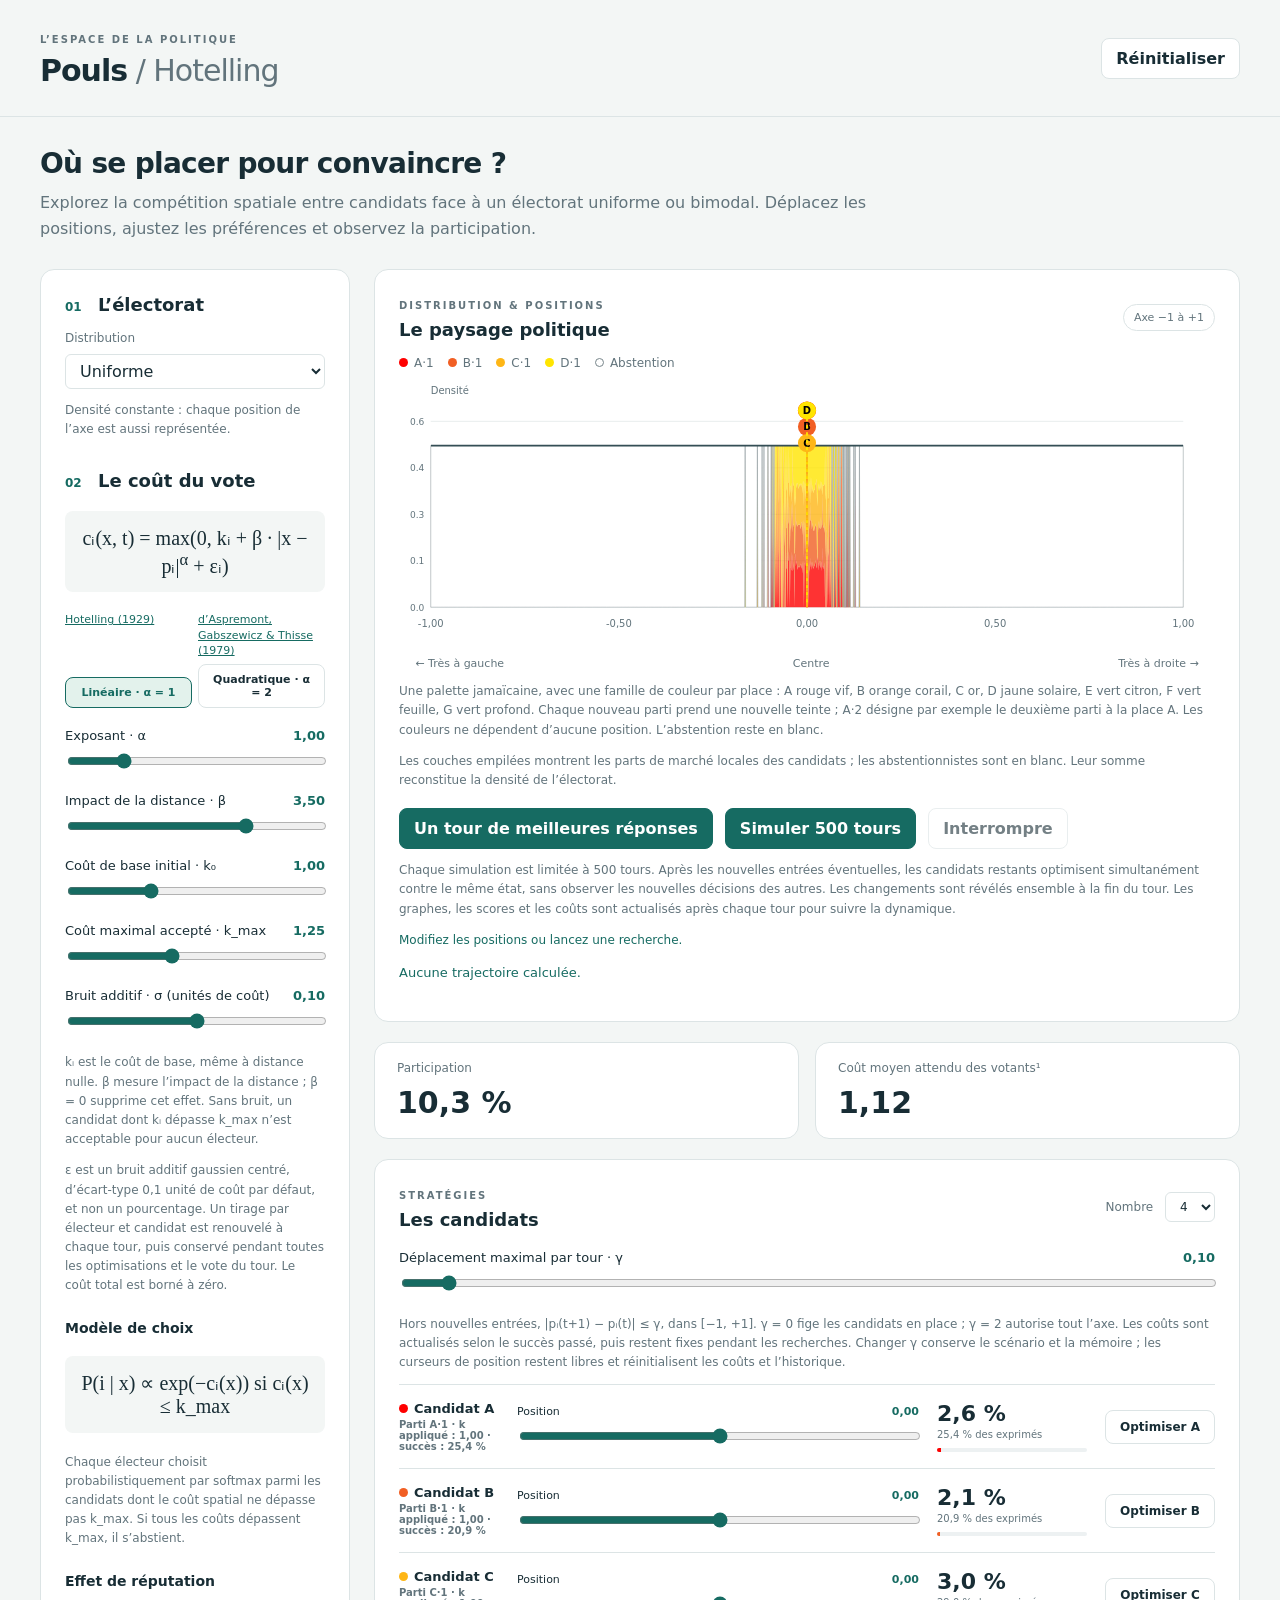
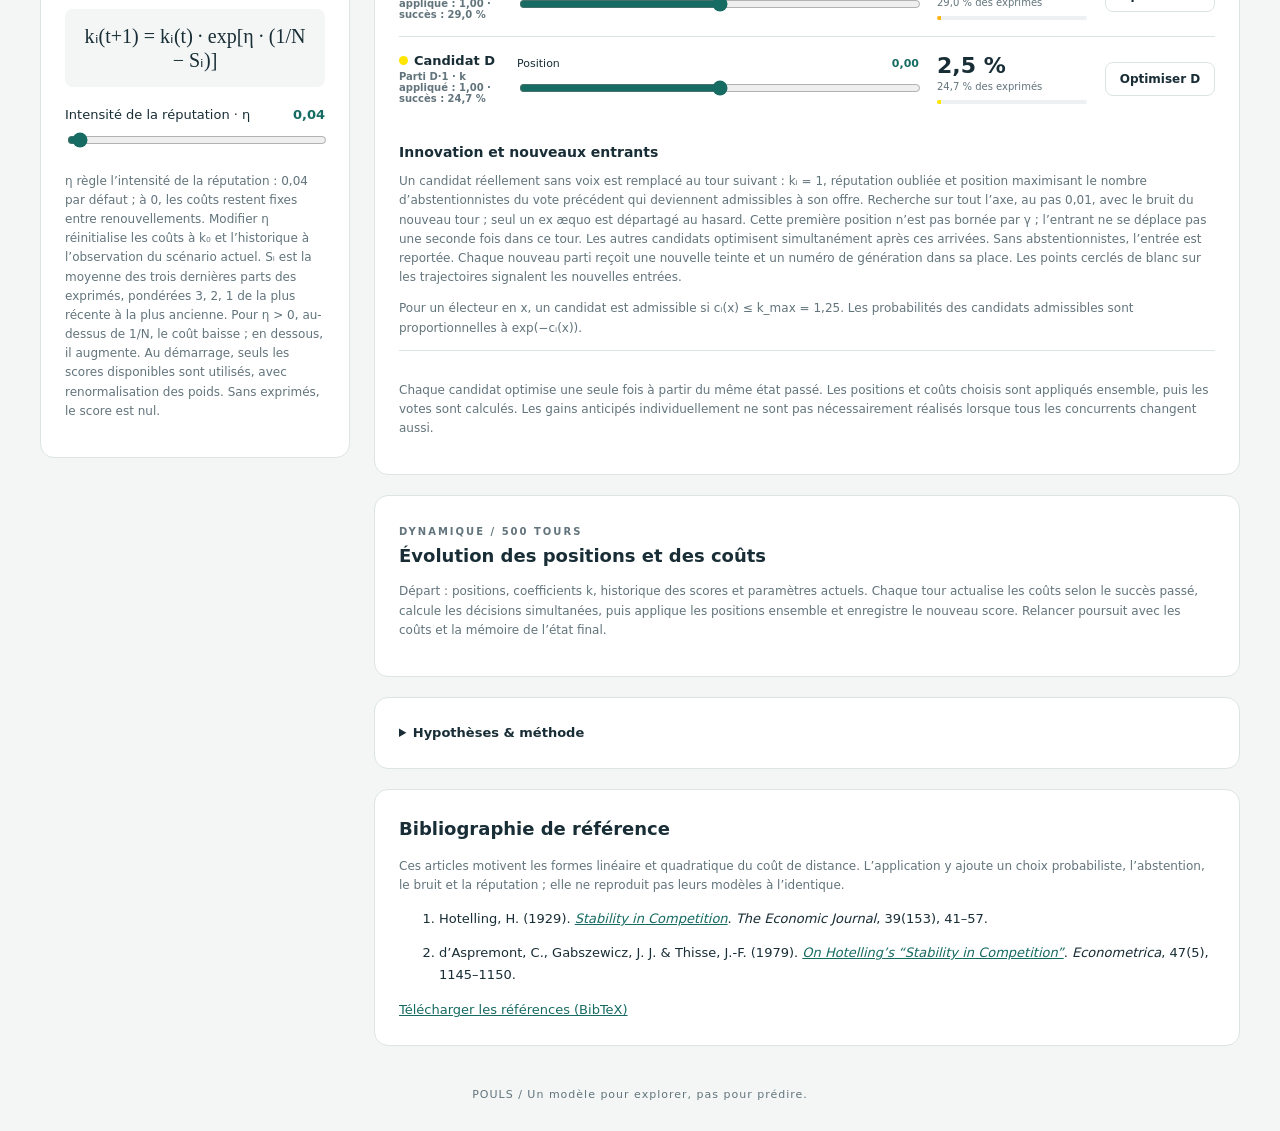
<file: index.html>
<!doctype html>
<html lang="fr">
<head>
  <meta charset="utf-8">
  <meta name="viewport" content="width=device-width, initial-scale=1">
  <title>Pouls — L’espace de la politique</title>
  <link rel="stylesheet" href="styles.css">
  <script src="model.js" defer></script>
  <script src="party-style.js" defer></script>
  <script src="app.js" defer></script>
  <script src="experiment.js" defer></script>
</head>
<body>
  <header class="header">
    <div><span class="eyebrow">L’ESPACE DE LA POLITIQUE</span><h1>Pouls<span> / Hotelling</span></h1></div>
    <button id="reset" class="secondary">Réinitialiser</button>
  </header>
  <main>
    <section class="intro">
      <h2>Où se placer pour convaincre ?</h2>
      <p>Explorez la compétition spatiale entre candidats face à un électorat uniforme ou bimodal. Déplacez les positions, ajustez les préférences et observez la participation.</p>
    </section>
    <div class="layout">
      <aside class="panel controls">
        <h2><span class="section-number">01</span> L’électorat</h2>
        <label class="count-label" for="distribution-type">Distribution</label>
        <select id="distribution-type"><option value="bimodal">Mélange à deux modes</option><option value="uniform" selected>Uniforme</option></select>
        <p id="distribution-description" class="hint">Deux gaussiennes tronquées sur l’axe politique.</p>
        <div id="distribution-controls"></div>
        <h2><span class="section-number">02</span> Le coût du vote</h2>
        <p class="formula">cᵢ(x, t) = max(0, kᵢ + β · |x − pᵢ|<sup>α</sup> + εᵢ)</p>
        <div class="segmented" aria-label="Forme du coût">
          <div class="cost-option">
            <a class="reference-link" href="#ref-hotelling">Hotelling (1929)</a>
            <button id="linear" class="secondary">Linéaire · α = 1</button>
          </div>
          <div class="cost-option">
            <a class="reference-link" href="#ref-daspremont">d’Aspremont, Gabszewicz &amp; Thisse (1979)</a>
            <button id="quadratic" class="secondary">Quadratique · α = 2</button>
          </div>
        </div>
        <div id="cost-controls"></div>
        <p class="hint">kᵢ est le coût de base, même à distance nulle. β mesure l’impact de la distance ; β = 0 supprime cet effet. Sans bruit, un candidat dont kᵢ dépasse k_max n’est acceptable pour aucun électeur.</p>
        <p class="hint">ε est un bruit additif gaussien centré, d’écart-type 0,1 unité de coût par défaut, et non un pourcentage. Un tirage par électeur et candidat est renouvelé à chaque tour, puis conservé pendant toutes les optimisations et le vote du tour. Le coût total est borné à zéro.</p>
        <h3>Modèle de choix</h3>
        <p class="formula">P(i | x) ∝ exp(−cᵢ(x)) si cᵢ(x) ≤ k_max</p>
        <p class="hint">Chaque électeur choisit probabilistiquement par softmax parmi les candidats dont le coût spatial ne dépasse pas k_max. Si tous les coûts dépassent k_max, il s’abstient.</p>
        <h3>Effet de réputation</h3>
        <p class="formula">kᵢ(t+1) = kᵢ(t) · exp[η · (1/N − Sᵢ)]</p>
        <div id="reputation-controls"></div>
        <p class="hint">η règle l’intensité de la réputation : 0,04 par défaut ; à 0, les coûts restent fixes entre renouvellements. Modifier η réinitialise les coûts à k₀ et l’historique à l’observation du scénario actuel. Sᵢ est la moyenne des trois dernières parts des exprimés, pondérées 3, 2, 1 de la plus récente à la plus ancienne. Pour η &gt; 0, au-dessus de 1/N, le coût baisse ; en dessous, il augmente. Au démarrage, seuls les scores disponibles sont utilisés, avec renormalisation des poids. Sans exprimés, le score est nul.</p>
      </aside>
      <div class="workspace">
        <section class="panel chart-panel">
          <div class="panel-heading"><div><span class="eyebrow">DISTRIBUTION & POSITIONS</span><h2>Le paysage politique</h2></div><span class="badge">Axe −1 à +1</span></div>
          <div id="legend" class="legend"></div>
          <svg id="landscape" viewBox="0 0 900 310" role="img" aria-label="Densité électorale, parts de marché empilées et positions des candidats"></svg>
          <div class="axis-labels"><span>← Très à gauche</span><span>Centre</span><span>Très à droite →</span></div>
          <p class="hint">Une palette jamaïcaine, avec une famille de couleur par place : A rouge vif, B orange corail, C or, D jaune solaire, E vert citron, F vert feuille, G vert profond. Chaque nouveau parti prend une nouvelle teinte ; A·2 désigne par exemple le deuxième parti à la place A. Les couleurs ne dépendent d’aucune position. L’abstention reste en blanc.</p>
          <p class="hint">Les couches empilées montrent les parts de marché locales des candidats ; les abstentionnistes sont en blanc. Leur somme reconstitue la densité de l’électorat.</p>
          <div class="chart-actions">
            <button id="round">Un tour de meilleures réponses</button>
            <button id="simulate">Simuler 500 tours</button>
            <button id="interrupt" class="secondary" disabled>Interrompre</button>
          </div>
          <p class="hint">Chaque simulation est limitée à 500 tours. Après les nouvelles entrées éventuelles, les candidats restants optimisent simultanément contre le même état, sans observer les nouvelles décisions des autres. Les changements sont révélés ensemble à la fin du tour. Les graphes, les scores et les coûts sont actualisés après chaque tour pour suivre la dynamique.</p>
          <p id="status" role="status" aria-live="polite">Modifiez les positions ou lancez une recherche.</p>
          <p id="error" role="alert" hidden></p>
          <p id="simulation-status" role="status" aria-live="polite">Aucune trajectoire calculée.</p>
          <progress id="simulation-progress" max="500" value="0" hidden aria-label="Tours calculés"></progress>
        </section>
        <section class="metrics" aria-label="Indicateurs de la simulation">
          <div class="panel metric"><span>Participation</span><strong id="turnout">—</strong></div>
          <div class="panel metric"><span>Coût moyen attendu des votants¹</span><strong id="mean-cost">—</strong></div>
        </section>
        <section class="panel">
          <div class="panel-heading">
            <div><span class="eyebrow">STRATÉGIES</span><h2>Les candidats</h2></div>
            <label class="count-label" for="candidate-count">Nombre
              <select id="candidate-count"><option>2</option><option>3</option><option selected>4</option><option>5</option><option>6</option><option>7</option></select>
            </label>
          </div>
          <div id="movement-controls"></div>
          <p class="hint">Hors nouvelles entrées, |pᵢ(t+1) − pᵢ(t)| ≤ γ, dans [−1, +1]. γ = 0 fige les candidats en place ; γ = 2 autorise tout l’axe. Les coûts sont actualisés selon le succès passé, puis restent fixes pendant les recherches. Changer γ conserve le scénario et la mémoire ; les curseurs de position restent libres et réinitialisent les coûts et l’historique.</p>
          <div id="candidates"></div>
          <h3>Innovation et nouveaux entrants</h3>
          <p class="hint">Un candidat réellement sans voix est remplacé au tour suivant : kᵢ = 1, réputation oubliée et position maximisant le nombre d’abstentionnistes du vote précédent qui deviennent admissibles à son offre. Recherche sur tout l’axe, au pas 0,01, avec le bruit du nouveau tour ; seul un ex æquo est départagé au hasard. Cette première position n’est pas bornée par γ ; l’entrant ne se déplace pas une seconde fois dans ce tour. Les autres candidats optimisent simultanément après ces arrivées. Sans abstentionnistes, l’entrée est reportée. Chaque nouveau parti reçoit une nouvelle teinte et un numéro de génération dans sa place. Les points cerclés de blanc sur les trajectoires signalent les nouvelles entrées.</p>
          <p id="cost-cap-state" class="hint"></p>
          <div class="strategy-footer">
            <p class="hint">Chaque candidat optimise une seule fois à partir du même état passé. Les positions et coûts choisis sont appliqués ensemble, puis les votes sont calculés. Les gains anticipés individuellement ne sont pas nécessairement réalisés lorsque tous les concurrents changent aussi.</p>
          </div>
        </section>
        <section class="panel" id="experiment-panel">
          <div class="panel-heading">
            <div><span class="eyebrow">DYNAMIQUE / 500 TOURS</span><h2>Évolution des positions et des coûts</h2></div>
          </div>
          <p class="hint">Départ : positions, coefficients k, historique des scores et paramètres actuels. Chaque tour actualise les coûts selon le succès passé, calcule les décisions simultanées, puis applique les positions ensemble et enregistre le nouveau score. Relancer poursuit avec les coûts et la mémoire de l’état final.</p>
          <div id="experiment-results" hidden>
            <p id="experiment-description" class="hint"></p>
            <div id="trajectory-legend" class="legend"></div>
            <p class="hint">Un nouveau parti change de teinte à son entrée. Les courbes de position et de coût sont interrompues à cette rupture ; les teintes passées sont conservées. Les légendes montrent les partis les plus récents, les infobulles identifient les anciens.</p>
            <h3>Positions au fil des tours</h3>
            <svg id="time-chart" viewBox="0 0 900 320" role="img" aria-label="Trajectoires des positions sur 500 tours"></svg>
            <h3>Parts de marché et abstention au fil des tours</h3>
            <div id="market-legend" class="legend"></div>
            <svg id="market-chart" viewBox="0 0 900 320" role="img" aria-label="Parts de marché et abstention au fil des tours"></svg>
            <p id="market-chart-note" class="hint"></p>
            <div id="cost-charts" hidden>
              <h3>Coefficients k appliqués par tour</h3>
              <svg id="costs-chart" viewBox="0 0 900 320" role="img" aria-label="Coefficients de coût par candidat et par tour"></svg>
            </div>
            <p id="experiment-diagnostic" class="hint"></p>
            <button id="export-experiment" class="secondary">Exporter les données (JSON)</button>
          </div>
        </section>
        <details class="panel method">
          <summary>Hypothèses & méthode</summary>
          <p>Chaque électeur choisit selon un softmax des coûts, sans différence de valence ni « prix » : parmi les candidats dont le coût est inférieur ou égal à k_max, la probabilité est proportionnelle à exp(−cᵢ(x)). Si tous les coûts dépassent k_max, l’électeur s’abstient. Les parts affichées sont rapportées à l’ensemble des électeurs ; les parts parmi les suffrages exprimés sont indiquées séparément.</p>
          <p>La distribution uniforme a une densité constante de 0,5 sur [−1, +1]. L’autre distribution est un mélange de deux normales, chacune normalisée sur cet intervalle. Le poids règle la proportion de la composante de gauche. Selon leur séparation et leur dispersion, les deux composantes ne produisent pas toujours deux pics distincts.</p>
          <p>L’intégration utilise 1 600 points médians. La meilleure réponse teste les positions de la grille de pas 0,01 à distance au plus γ de la position actuelle, ainsi que cette position et les bornes accessibles, dans [−1, +1]. Les coûts et le bruit sont fixes pendant la recherche. La position actuelle est conservée sans gain. C’est un optimum approché sous contrainte de déplacement, pas une preuve d’équilibre de Nash sur tout l’axe.</p>
          <p>Les candidats commencent avec kᵢ = k₀. Avant chaque décision, kᵢ est multiplié par exp[η · (1/N − Sᵢ)], où Sᵢ est le succès passé (poids 3, 2, 1) et η l’intensité réglable de la réputation, initialement 0,04. Les votes du tour courant ne servent qu’au tour suivant. Les déplacements n’affectent pas directement k. Le seuil k_max porte sur le coût spatial bruité ; la température du softmax est fixée à 1.</p>
          <p>¹ Coût moyen attendu parmi les électeurs qui votent. Un indicateur de distance aux offres, pas un coût effectivement payé. Le modèle est illustratif, sans données électorales réelles.</p>
        </details>
        <section class="panel bibliography" aria-labelledby="references-title">
          <h2 id="references-title">Bibliographie de référence</h2>
          <p class="hint">Ces articles motivent les formes linéaire et quadratique du coût de distance. L’application y ajoute un choix probabiliste, l’abstention, le bruit et la réputation ; elle ne reproduit pas leurs modèles à l’identique.</p>
          <ol>
            <li id="ref-hotelling">Hotelling, H. (1929). <a href="https://doi.org/10.2307/2224214"><cite>Stability in Competition</cite></a>. <em>The Economic Journal</em>, 39(153), 41–57.</li>
            <li id="ref-daspremont">d’Aspremont, C., Gabszewicz, J. J. &amp; Thisse, J.-F. (1979). <a href="https://doi.org/10.2307/1911955"><cite>On Hotelling’s “Stability in Competition”</cite></a>. <em>Econometrica</em>, 47(5), 1145–1150.</li>
          </ol>
          <a href="references.bib" download>Télécharger les références (BibTeX)</a>
        </section>
      </div>
    </div>
  </main>
  <footer>POULS / Un modèle pour explorer, pas pour prédire.</footer>
</body>
</html>
</file>
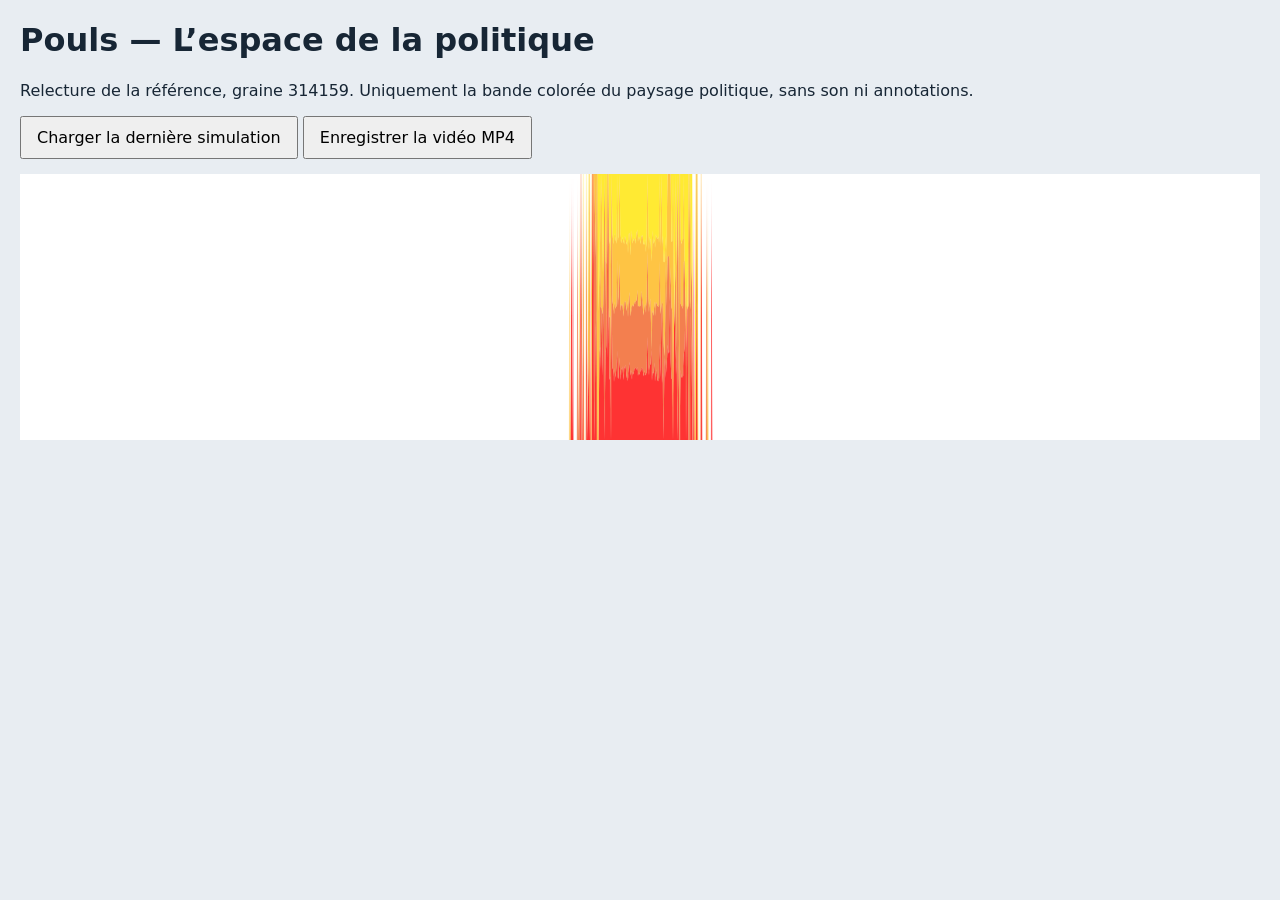
<file: simulation-video.html>
<!doctype html>
<html lang="fr">
<meta charset="utf-8">
<title>Pouls — Vidéo des 500 tours</title>
<style>
  body { margin: 20px; background: #e8edf2; color: #172635; font: 16px system-ui; }
  canvas { display: block; width: min(100%, 1280px); height: auto; margin: 15px 0; background: white; }
  button, a { padding: 10px 15px; font: inherit; }
</style>
<h1>Pouls — L’espace de la politique</h1>
<p id="film-description">Relecture de la référence, graine 314159. Uniquement la bande colorée du paysage politique, sans son ni annotations.</p>
<button id="load-experiment">Charger la dernière simulation</button>
<button id="record">Enregistrer la vidéo MP4</button>
<a id="download" hidden>Télécharger la vidéo</a>
<span id="status" role="status"></span>
<canvas id="film" width="1600" height="344" aria-label="Bande colorée du paysage politique, avec abstention en blanc"></canvas>
<script src="model.js"></script>
<script src="party-style.js"></script>
<script src="simulation-video-data.js"></script>
<script>
const canvas = document.getElementById("film"), ctx = canvas.getContext("2d");
let states = filmData.states, parameters = filmData.parameters;
let generations = PartyStyle.timeline(states[0].partyGenerations || states[0].positions.map(() => 0), states.slice(1));
let points = Hotelling.distribution(parameters);
let sourceSuffix = "reference";
function drawFrame(t) {
  const state = states[t];
  const palette = generations[t].map((generation, i) => PartyStyle.color(i, generation));
  ctx.fillStyle = "#ffffff"; ctx.fillRect(0, 0, canvas.width, canvas.height);
  const assignments = Hotelling.evaluate(Hotelling.noisePoints(points, state.positions, parameters, state.noiseSeed),
    state.positions, { ...parameters, candidateScales: state.scales }, true).assignments;
  const maximumDensity = Math.max(...points.map(point => point.density));
  const count = state.positions.length;
  const bottom = assignments.map(() => canvas.height);
  for (let i = 0; i <= count; i++) {
    const top = assignments.map((point, j) => bottom[j] - canvas.height * point.density / maximumDensity *
      (i < count ? point.probabilities[i] : point.winners.length === 0 ? 1 : 0));
    ctx.beginPath();
    bottom.forEach((yy, j) => j === 0 ? ctx.moveTo(0, yy) : ctx.lineTo(canvas.width * j / (bottom.length - 1), yy));
    for (let j = top.length - 1; j >= 0; j--) ctx.lineTo(canvas.width * j / (top.length - 1), top[j]);
    ctx.closePath(); ctx.fillStyle = i < count ? palette[i] : "white";
    ctx.globalAlpha = i < count ? 0.8 : 1;
    ctx.fill();
    ctx.globalAlpha = 1;
    top.forEach((yy, j) => { bottom[j] = yy; });
  }
}
drawFrame(0);
function loadExperiment() {
  if (document.getElementById("record").disabled) throw new Error("Un enregistrement est déjà en cours.");
  const saved = localStorage.getItem("agora-experiment");
  if (!saved) throw new Error("Aucune simulation enregistrée dans ce navigateur.");
  const current = JSON.parse(saved);
  if (current.noiseModel !== "additive-gaussian" || current.spatialCostModel !== "additive-distance" ||
      current.choiceModel !== "softmax-cost-cap" || !current.rounds.length ||
      !Array.isArray(current.initialScales) || !Number.isInteger(current.initialNoiseSeed) ||
      !current.rounds.every(round => Array.isArray(round.scales) && Number.isInteger(round.noiseSeed))) {
    throw new Error("Cette archive ne permet pas de reproduire fidèlement le paysage politique actuel.");
  }
  const nextStates = [{ positions: current.initial, scales: current.initialScales, noiseSeed: current.initialNoiseSeed },
    ...current.rounds];
  const nextPoints = Hotelling.distribution(current.settings);
  const nextGenerations = PartyStyle.timeline(current.initialPartyGenerations || current.initial.map(() => 0), current.rounds);
  states = nextStates; parameters = current.settings; points = nextPoints; generations = nextGenerations;
  sourceSuffix = current.createdAt.replace(/[:.]/g, "-");
  document.getElementById("film-description").textContent =
    `Votre simulation du ${new Date(current.createdAt).toLocaleString("fr-FR")} : ${current.initial.length} places, ${current.rounds.length} tours. Uniquement la bande colorée, sans son ni annotations.`;
  document.getElementById("download").hidden = true;
  document.getElementById("status").textContent = "Simulation chargée sans nouveau tirage ni nouveau calcul de trajectoire.";
  drawFrame(0);
}
window.recordFilm = async () => {
  const status = document.getElementById("status"), button = document.getElementById("record");
  if (button.disabled) throw new Error("Un enregistrement est déjà en cours.");
  button.disabled = true;
  document.getElementById("download").hidden = true;
  let stream, recorder;
  try {
    if (!globalThis.MediaRecorder || !canvas.captureStream) throw new Error("Enregistrement vidéo non pris en charge.");
    const mimeType = ["video/mp4;codecs=avc1.420028", "video/mp4;codecs=avc1"]
      .find(type => MediaRecorder.isTypeSupported(type));
    if (!mimeType) throw new Error("Ce navigateur ne permet pas l’enregistrement MP4/H.264. Utilisez une version récente de Chrome ou Edge compatible.");
    stream = canvas.captureStream(30);
    const chunks = [];
    recorder = new MediaRecorder(stream, { mimeType, videoBitsPerSecond: 3500000 });
    let recordingError;
    const stopped = new Promise(resolve => {
      recorder.ondataavailable = event => { if (event.data.size) chunks.push(event.data); };
      recorder.onstop = () => resolve(new Blob(chunks, { type: "video/mp4" }));
      recorder.onerror = event => { recordingError = event.error || new Error("Échec de l’encodeur MP4."); };
    });
    recorder.start();
    for (let t = 0; t < states.length; t++) {
      if (recordingError) throw recordingError;
      drawFrame(t); status.textContent = `Tour ${t} / ${states.length - 1}`;
      await new Promise(resolve => setTimeout(resolve, 50));
    }
    await new Promise(resolve => setTimeout(resolve, 1000));
    if (recordingError) throw recordingError;
    recorder.stop();
    const blob = await stopped;
    if (recordingError) throw recordingError;
    if (blob.size === 0) throw new Error("L’encodeur MP4 n’a produit aucune donnée.");
    if (window.filmUrl) URL.revokeObjectURL(window.filmUrl);
    window.filmUrl = URL.createObjectURL(blob);
    const link = document.getElementById("download");
    link.href = window.filmUrl; link.download = `pouls-paysage-${states.length - 1}-tours-${sourceSuffix}.mp4`; link.hidden = false;
    status.textContent = `Vidéo MP4 prête : ${states.length - 1} tours, uniquement la bande colorée.`;
    return { bytes: blob.size, mimeType: recorder.mimeType, states: states.length };
  } catch (error) {
    status.textContent = `Erreur vidéo : ${error.message}`; throw error;
  } finally {
    if (recorder && recorder.state !== "inactive") recorder.stop();
    if (stream) stream.getTracks().forEach(track => track.stop());
    button.disabled = false;
  }
};
document.getElementById("record").addEventListener("click", () => {
  window.recordFilm().catch(error => { document.getElementById("status").textContent = `Erreur vidéo : ${error.message}`; });
});
document.getElementById("load-experiment").addEventListener("click", () => {
  try { loadExperiment(); }
  catch (error) { document.getElementById("status").textContent = `Erreur vidéo : ${error.message}`; }
});
</script>
</html>
</file>
<file: styles.css>
:root { color-scheme: light; --ink: #182d35; --muted: #62747c; --accent: #166b62; --border: #dce4e5; }
* { box-sizing: border-box; }
body { margin: 0; color: var(--ink); background: #f3f6f5; font-family: "Segoe UI", system-ui, sans-serif; }
button, input, select { font: inherit; }
button { border: 1px solid var(--accent); border-radius: 8px; background: var(--accent); color: white; padding: 10px 14px; cursor: pointer; font-weight: 600; }
button:hover { filter: brightness(.94); }
button:disabled { cursor: wait; opacity: .6; }
button.secondary { color: var(--ink); background: white; border-color: var(--border); }
button.active { background: #e3f2ec; border-color: var(--accent); color: var(--accent); }
:focus-visible { outline: 3px solid #b67718; outline-offset: 3px; }
.header { max-width: 1440px; margin: auto; padding: 28px 40px; display: flex; justify-content: space-between; align-items: center; border-bottom: 1px solid var(--border); }
.eyebrow { font-size: 10px; letter-spacing: 2px; font-weight: 700; color: var(--muted); }
h1 { margin: 6px 0 0; font-size: 30px; letter-spacing: -1px; }
h1 span { font-weight: 400; color: var(--muted); }
main { max-width: 1440px; margin: auto; padding: 30px 40px; }
.intro { margin-bottom: 28px; }
.intro h2 { font-size: 28px; margin: 0 0 10px; letter-spacing: -.7px; }
.intro p { color: var(--muted); max-width: 850px; margin: 0; line-height: 1.6; }
.layout { display: grid; grid-template-columns: 310px minmax(0, 1fr); gap: 24px; align-items: start; }
.panel { border: 1px solid var(--border); background: #fff; border-radius: 14px; padding: 24px; }
h2 { font-size: 18px; margin: 0 0 12px; }
.section-number { color: var(--accent); font-size: 12px; margin-right: 10px; }
.hint { font-size: 12px; color: var(--muted); line-height: 1.6; }
.controls h2:not(:first-child) { margin-top: 30px; }
.control { margin: 20px 0; }
.control-top { display: flex; align-items: center; justify-content: space-between; gap: 12px; font-size: 13px; margin-bottom: 8px; }
output { font-variant-numeric: tabular-nums; font-weight: 700; color: var(--accent); }
input[type=range] { width: 100%; accent-color: var(--accent); cursor: pointer; }
.formula { background: #f3f6f5; padding: 15px; border-radius: 8px; text-align: center; font-family: Georgia, serif; font-size: 20px; }
.segmented { display: flex; gap: 6px; }
.segmented button { padding: 8px; font-size: 11px; }
.cost-option { display: flex; flex-direction: column; justify-content: space-between; gap: 6px; flex: 1; min-width: 0; }
.reference-link { color: var(--accent); font-size: 11px; line-height: 1.4; }
.bibliography { font-size: 13px; line-height: 1.7; }
.bibliography li + li { margin-top: 12px; }
.bibliography a { color: var(--accent); }
.workspace { display: grid; gap: 20px; min-width: 0; }
.panel-heading { display: flex; align-items: center; justify-content: space-between; gap: 16px; margin-bottom: 16px; }
.panel-heading h2 { margin: 6px 0 0; }
.badge { font-size: 11px; white-space: nowrap; color: var(--muted); padding: 6px 10px; border: 1px solid var(--border); border-radius: 20px; }
.legend { display: flex; flex-wrap: wrap; gap: 14px; font-size: 12px; color: var(--muted); min-height: 20px; }
.swatch { display: inline-block; width: 9px; height: 9px; border-radius: 50%; margin-right: 6px; }
.swatch.abstention-swatch { border: 1px solid #78868b; }
#landscape { width: 100%; display: block; overflow: visible; }
.chart-actions { display: flex; flex-wrap: wrap; gap: 12px; margin-top: 18px; }
#distribution-type { display: block; width: 100%; margin: 8px 0 0; }
.axis-labels { display: flex; justify-content: space-between; color: var(--muted); font-size: 11px; margin: 0 2%; }
.metrics { display: grid; grid-template-columns: repeat(auto-fit, minmax(220px, 1fr)); gap: 16px; }
.metric { padding: 18px 22px; }
.metric span { display: block; color: var(--muted); font-size: 12px; }
.metric strong { display: block; margin-top: 10px; font-size: 30px; font-variant-numeric: tabular-nums; font-weight: 600; }
.count-label { font-size: 12px; color: var(--muted); }
select { margin-left: 8px; border: 1px solid var(--border); padding: 6px 10px; border-radius: 6px; background: white; color: var(--ink); }
.candidate { display: grid; grid-template-columns: 100px minmax(100px, 1fr) 150px 110px; gap: 18px; align-items: center; padding: 16px 0; border-top: 1px solid var(--border); }
.candidate-name { font-weight: 700; font-size: 13px; }
.candidate .control { margin: 0; }
.candidate .control-top { font-size: 11px; }
.vote-number { font-size: 22px; font-weight: 600; font-variant-numeric: tabular-nums; }
.vote-sub { display: block; font-size: 10px; color: var(--muted); margin-top: 3px; }
.vote-bar { height: 4px; background: #edf1f2; border-radius: 4px; margin-top: 8px; overflow: hidden; }
.vote-bar span { display: block; height: 100%; }
.candidate button { font-size: 12px; padding: 9px; }
.strategy-footer { border-top: 1px solid var(--border); padding-top: 18px; display: flex; align-items: center; gap: 20px; }
.strategy-footer button { flex-shrink: 0; }
#status { color: var(--accent); font-size: 12px; line-height: 1.6; margin-bottom: 0; }
#error { color: #a62020; font-size: 13px; }
.method { font-size: 13px; line-height: 1.7; color: var(--muted); }
summary { cursor: pointer; color: var(--ink); font-weight: 600; }
#time-chart, #shares-chart, #costs-chart, #memory-chart, #popularity-chart { width: 100%; display: block; }
h3 { font-size: 14px; margin: 24px 0 12px; }
#simulation-status { font-size: 13px; color: var(--accent); line-height: 1.6; }
progress { width: 100%; accent-color: var(--accent); }
footer { text-align: center; color: var(--muted); padding: 12px 24px 30px; font-size: 11px; letter-spacing: 1px; }
@media (max-width: 1100px) {
  .layout { grid-template-columns: 270px minmax(0, 1fr); gap: 16px; }
  .panel { padding: 18px; }
  .candidate { grid-template-columns: 80px minmax(80px, 1fr) 100px; gap: 12px; }
  .candidate button { grid-column: 2 / 4; justify-self: start; }
  .strategy-footer { flex-wrap: wrap; gap: 4px; }
}
@media (max-width: 760px) {
  .header, main { padding: 22px 18px; }
  .header .eyebrow { letter-spacing: 1px; font-size: 8px; }
  h1 { font-size: 24px; }
  .header button { font-size: 11px; }
  .layout { grid-template-columns: 1fr; }
  .metrics { gap: 8px; }
  .metric { padding: 14px 10px; }
  .metric span { font-size: 10px; }
  .metric strong { font-size: 23px; }
  .badge { display: none; }
  .axis-labels { font-size: 9px; }
  #experiment-panel .panel-heading { flex-wrap: wrap; }
}
</file>
